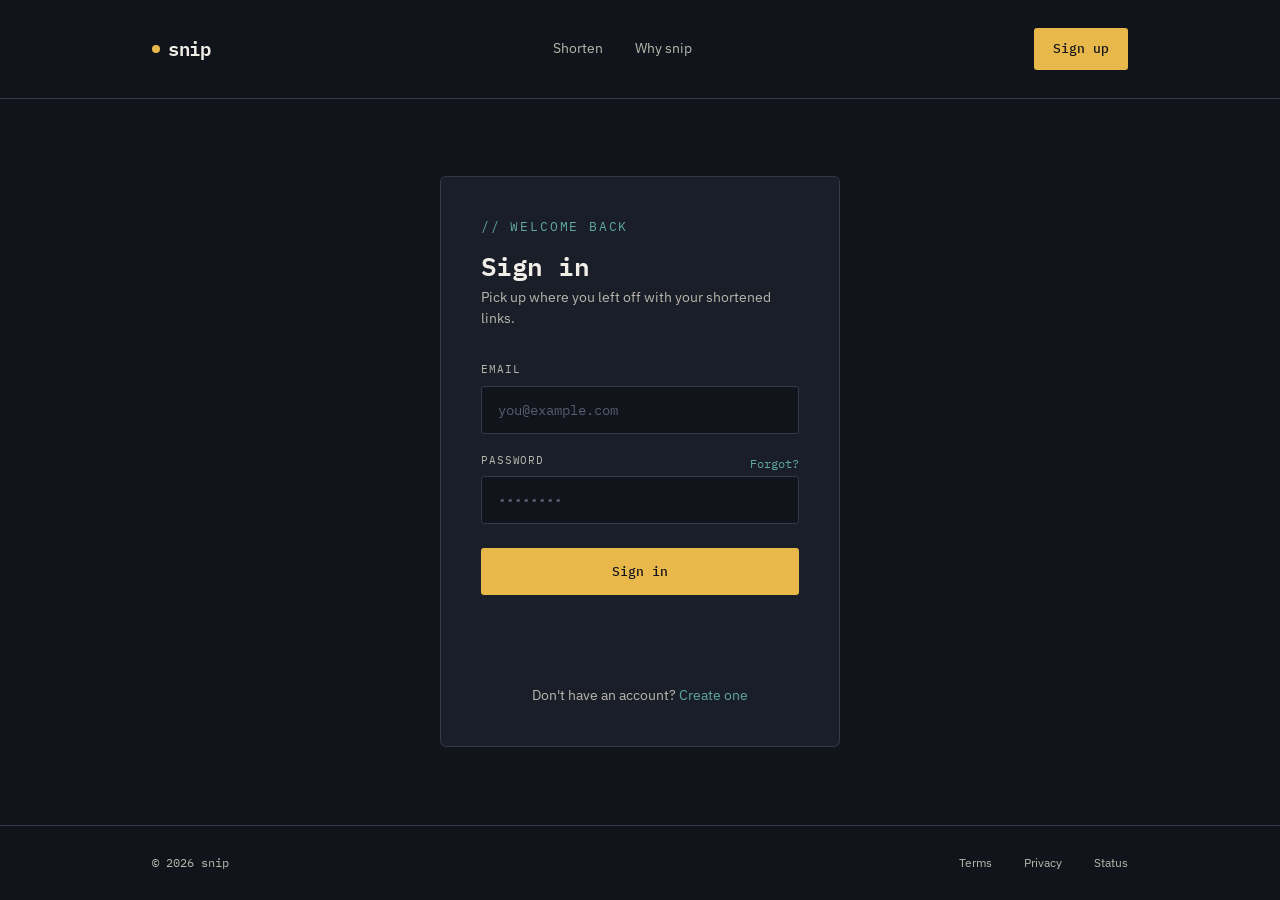
<file: web/login.html>
<!DOCTYPE html>
<html lang="en">
<head>
<meta charset="UTF-8">
<meta name="viewport" content="width=device-width, initial-scale=1.0">
<title>Snip</title>
<link rel="stylesheet" href="./static/style.css?v=20260826-2">
</head>
<body>
  <header>
    <div class="wrap">
      <a class="logo" href="/"><span class="dot"></span>snip</a>
      <nav>
        <a href="/#demo">Shorten</a>
        <a href="/#features">Why snip</a>
      </nav>
      <div class="header-actions">
        <a class="btn btn-primary" href="register">Sign up</a>
      </div>
    </div>
  </header>
 
  <main class="auth-main">
    <div class="auth-card">
      <div class="eyebrow">// welcome back</div>
      <h1>Sign in</h1>
      <p class="auth-sub">Pick up where you left off with your shortened links.</p>
 
      <form id="login-form">
        <div class="field">
          <label for="email">Email</label>
          <input class="shrink-input mono" type="email" id="email" name="email" placeholder="you@example.com" required autocomplete="email">
        </div>
 
        <div class="field">
          <div class="field-row">
            <label for="password">Password</label>
            <a class="link-small mono" href="#">Forgot?</a>
          </div>
          <input class="shrink-input mono" type="password" id="password" name="password" placeholder="••••••••" required autocomplete="current-password">
        </div>
 
        <button class="btn btn-primary" type="submit">Sign in</button>
        <p class="form-success" id="success"></p>
        <p class="form-error" id="error"></p>
      </form>
 
      <p class="auth-switch">Don't have an account? <a href="register">Create one</a></p>
    </div>
  </main>
 
  <footer>
    <div class="wrap">
      <span class="mono">© 2026 snip</span>
      <nav>
        <a href="#">Terms</a>
        <a href="#">Privacy</a>
        <a href="#">Status</a>
      </nav>
    </div>
  </footer>

<script src="./static/app.js?v=20260826-2"></script>

</body>
</html>
</file>
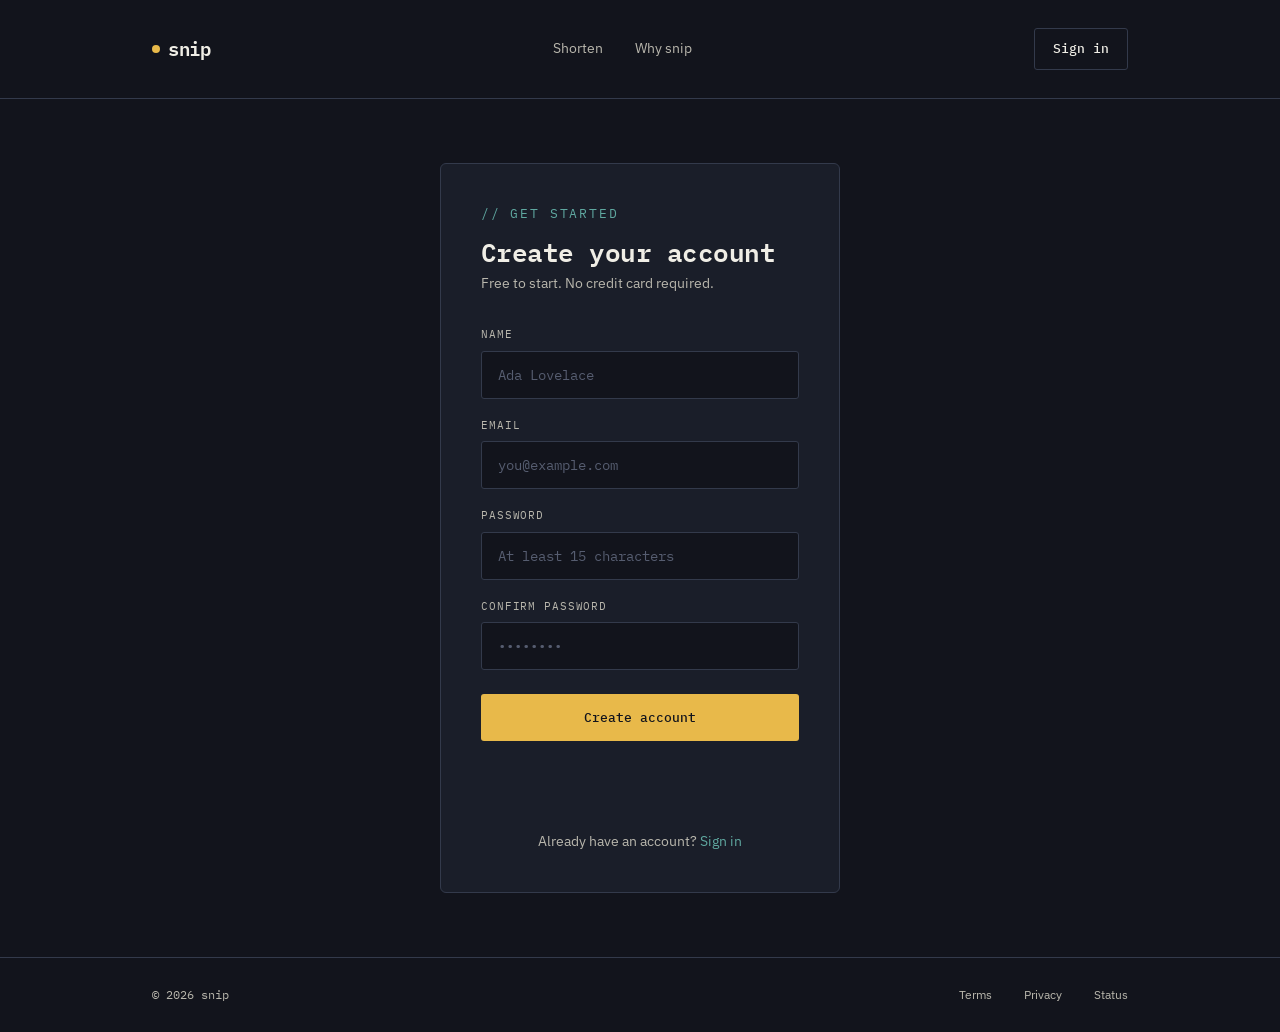
<file: web/register.html>
<!DOCTYPE html>
<html lang="en">
<head>
<meta charset="UTF-8">
<meta name="viewport" content="width=device-width, initial-scale=1.0">
<title>Snip</title>
<link rel="stylesheet" href="./static/style.css?v=20260826-2">
</head>
<body>
  <header>
    <div class="wrap">
      <a class="logo" href="/"><span class="dot"></span>snip</a>
      <nav>
        <a href="/#demo">Shorten</a>
        <a href="/#features">Why snip</a>
      </nav>
      <div class="header-actions">
        <a class="btn btn-ghost" href="login">Sign in</a>
      </div>
    </div>
  </header>
 
  <main class="auth-main">
    <div class="auth-card">
      <div class="eyebrow">// get started</div>
      <h1>Create your account</h1>
      <p class="auth-sub">Free to start. No credit card required.</p>
 
      <form id="register-form">
        <div class="field">
          <label for="name">Name</label>
          <input class="shrink-input mono" type="text" id="name" name="name" placeholder="Ada Lovelace" required autocomplete="name">
        </div>
 
        <div class="field">
          <label for="email">Email</label>
          <input class="shrink-input mono" type="email" id="email" name="email" placeholder="you@example.com" required autocomplete="email">
        </div>
 
        <div class="field">
          <label for="password">Password</label>
          <input class="shrink-input mono" type="password" id="password" name="password" placeholder="At least 15 characters" required minlength="15" autocomplete="new-password">
        </div>
 
        <div class="field">
          <label for="confirm-password">Confirm password</label>
          <input class="shrink-input mono" type="password" id="confirm-password" name="confirm-password" placeholder="••••••••" required minlength="15" autocomplete="new-password">
        </div>
 
        <button class="btn btn-primary" type="submit">Create account</button>
        <p class="form-success" id="success"></p>
        <p class="form-error" id="error"></p>
      </form>
 
      <p class="auth-switch">Already have an account? <a href="login">Sign in</a></p>
    </div>
  </main>
 
  <footer>
    <div class="wrap">
      <span class="mono">© 2026 snip</span>
      <nav>
        <a href="#">Terms</a>
        <a href="#">Privacy</a>
        <a href="#">Status</a>
      </nav>
    </div>
  </footer>

<script src="./static/app.js?v=20260826-2"></script>

</body>
</html>
</file>
<file: web/static/style.css>
@import url('https://fonts.googleapis.com/css2?family=IBM+Plex+Mono:wght@400;500;600&family=IBM+Plex+Sans:wght@400;500;600&display=swap');

:root{
  --ink:        #12141C;
  --surface:    #1A1E29;
  --paper:      #F0EEE6;
  --paper-dim:  #B9B7AD;
  --amber:      #E8B94A;
  --teal:       #5FA8A0;
  --line:       #333A4B;
  --error:      #E2695C;
  --radius:     3px;
}

*{ box-sizing: border-box; margin:0; padding:0; }

html{ scroll-behavior:smooth; }

body{
  background:var(--ink);
  color:var(--paper);
  font-family:'IBM Plex Sans', sans-serif;
  line-height:1.5;
  -webkit-font-smoothing:antialiased;
  min-height:100vh;
  display:flex;
  flex-direction:column;
}

.mono{ font-family:'IBM Plex Mono', monospace; }

a{ color:inherit; text-decoration:none; }

.wrap{
  max-width:1040px;
  margin:0 auto;
  padding:0 32px;
}

/* header */
header{
  padding:28px 0;
  border-bottom:1px solid var(--line);
}

header .wrap{
  display:flex;
  align-items:center;
  justify-content:space-between;
}

.logo{
  font-family:'IBM Plex Mono', monospace;
  font-weight:600;
  font-size:19px;
  letter-spacing:-0.02em;
  display:flex;
  align-items:center;
  gap:8px;
}

.logo .dot{
  width:8px; height:8px;
  background:var(--amber);
  border-radius:50%;
  display:inline-block;
}

nav{ display:flex; gap:32px; }

nav a{
  font-size:14px;
  color:var(--paper-dim);
  transition:color .15s ease;
}
nav a:hover, nav a:focus-visible{ color:var(--paper); }

.header-actions{ display:flex; align-items:center; gap:12px; }

.btn{
  font-family:'IBM Plex Mono', monospace;
  font-size:13px;
  font-weight:500;
  padding:10px 18px;
  border-radius:var(--radius);
  border:1px solid transparent;
  cursor:pointer;
  display:inline-block;
  transition:transform .12s ease, background .15s ease, border-color .15s ease;
}

.btn-primary{
  background:var(--amber);
  color:var(--ink);
}
.btn-primary:hover{ transform:translateY(-1px); }
.btn-primary:active{ transform:translateY(0); }

.btn-ghost{
  background:transparent;
  border-color:var(--line);
  color:var(--paper);
}
.btn-ghost:hover{ border-color:var(--paper-dim); }

/* authenitication header */
.auth-loading{
  width:32px;
  height:32px;
  border:2px solid var(--line);
  border-top-color:var(--amber);
  border-radius:50%;
  animation:spin .7s linear infinite;
}

@keyframes spin{
  to{
    transform:rotate(360deg);
  }
}

.user-menu{
  position:relative;
}

.user-menu-trigger{
  background:var(--surface);
  color:var(--paper);
  border:1px solid var(--line);
  border-radius:6px;
  padding:6px 10px 6px 6px;

  display:flex;
  align-items:center;
  gap:9px;

  cursor:pointer;
  font-family:'IBM Plex Mono', monospace;

  transition:
    border-color .15s ease,
    background .15s ease;
}

.user-menu-trigger:hover{
  border-color:var(--paper-dim);
}

.user-avatar{
  width:30px;
  height:30px;

  display:flex;
  align-items:center;
  justify-content:center;

  border-radius:5px;

  background:var(--amber);
  color:var(--ink);

  font-size:13px;
  font-weight:600;
}

.user-name{
  font-size:13px;
  max-width:130px;

  overflow:hidden;
  text-overflow:ellipsis;
  white-space:nowrap;
}

.user-chevron{
  color:var(--paper-dim);
  font-size:10px;

  transition:transform .15s ease;
}

.user-menu.open .user-chevron{
  transform:rotate(180deg);
}

.user-dropdown{
  position:absolute;
  top:calc(100% + 10px);
  right:0;

  width:240px;

  background:var(--surface);
  border:1px solid var(--line);
  border-radius:6px;

  padding:8px;

  box-shadow:
    0 18px 50px rgba(0,0,0,.35);

  z-index:100;

  opacity:0;
  visibility:hidden;
  transform:translateY(-6px);

  transition:
    opacity .15s ease,
    transform .15s ease,
    visibility .15s ease;
}

.user-menu.open .user-dropdown{
  opacity:1;
  visibility:visible;
  transform:translateY(0);
}

.user-dropdown-header{
  padding:10px 10px 12px;
}

.user-dropdown-name{
  font-size:13px;
  font-weight:600;
  color:var(--paper);
}

.user-dropdown-email{
  margin-top:3px;

  font-family:'IBM Plex Mono', monospace;
  font-size:11px;
  color:var(--paper-dim);

  overflow:hidden;
  text-overflow:ellipsis;
  white-space:nowrap;
}

.user-dropdown-divider{
  height:1px;
  background:var(--line);
  margin:4px 0;
}

.user-dropdown-item{
  width:100%;
  border:0;
  background:transparent;

  color:var(--paper-dim);

  padding:10px;
  border-radius:4px;

  display:flex;
  align-items:center;
  gap:9px;

  font-family:'IBM Plex Mono', monospace;
  font-size:12px;

  cursor:pointer;
  text-align:left;
}

.user-dropdown-item:hover{
  background:var(--ink);
  color:var(--paper);
}

.user-dropdown-item.logout{
  color:var(--error);
}

.user-dropdown-item.logout:hover{
  background:rgba(226,105,92,.08);
}

@media (max-width:760px){
  .user-name{
    display:none;
  }

  .user-menu-trigger{
    padding-right:7px;
  }

  .user-dropdown{
    width:220px;
  }
}

/* Dashboard */

.dashboard-main{
  flex:1;
  padding:72px 0 96px;
}

.dashboard-heading{
  display:flex;
  justify-content:space-between;
  align-items:flex-end;
  gap:32px;
  margin-bottom:42px;
}

.dashboard-heading h1{
  font-size:38px;
  margin-bottom:10px;
}

.dashboard-heading .eyebrow{
  margin-bottom:12px;
}

.dashboard-subtitle{
  color:var(--paper-dim);
  font-size:15px;
}


/* summary */

.dashboard-summary{
  display:flex;
  gap:1px;

  margin-bottom:24px;

  background:var(--line);
  border:1px solid var(--line);
  border-radius:6px;

  overflow:hidden;
}

.dashboard-summary[hidden]{
  display:none;
}

.dashboard-stat{
  flex:1;

  background:var(--surface);

  padding:22px 24px;

  display:flex;
  flex-direction:column;
  gap:3px;
}

.dashboard-stat-value{
  font-family:'IBM Plex Mono', monospace;
  font-size:24px;
  font-weight:600;
}

.dashboard-stat-label{
  color:var(--paper-dim);
  font-size:12px;
}


/* links */

.links-list{
  display:flex;
  flex-direction:column;
  gap:10px;
}

.links-list[hidden]{
  display:none;
}

.link-card{
  background:var(--surface);

  border:1px solid var(--line);
  border-radius:6px;

  padding:20px 22px;

  display:flex;
  align-items:center;
  justify-content:space-between;

  gap:24px;

  transition:
    border-color .15s ease,
    transform .15s ease;
}

.link-card:hover{
  border-color:#4A5267;
  transform:translateY(-1px);
}

.link-card-main{
  min-width:0;
  flex:1;

  display:flex;
  flex-direction:column;

  gap:5px;
}

.link-short-url{
  width:fit-content;

  font-family:'IBM Plex Mono', monospace;
  font-size:14px;
  font-weight:500;

  color:var(--teal);
}

.link-short-url:hover{
  text-decoration:underline;
}

.link-target-url{
  color:var(--paper-dim);

  font-size:13px;

  overflow:hidden;
  text-overflow:ellipsis;
  white-space:nowrap;

  max-width:620px;
}

.link-target-url:hover{
  color:var(--paper);
}

.link-card-meta{
  display:flex;
  align-items:center;

  gap:24px;

  flex-shrink:0;
}

.link-clicks{
  min-width:72px;

  display:flex;
  flex-direction:column;

  text-align:right;
}

.link-clicks strong{
  font-family:'IBM Plex Mono', monospace;
  font-size:14px;
}

.link-clicks span{
  color:var(--paper-dim);
  font-size:11px;
}

.link-date{
  color:var(--paper-dim);

  font-family:'IBM Plex Mono', monospace;
  font-size:11px;

  white-space:nowrap;
}


/* loading */

.links-loading{
  padding:64px 0;

  text-align:center;

  color:var(--paper-dim);

  font-family:'IBM Plex Mono', monospace;
  font-size:13px;
}


/* empty state */

.links-empty{
  padding:72px 32px;

  background:var(--surface);

  border:1px dashed var(--line);
  border-radius:6px;

  text-align:center;
}

.links-empty[hidden]{
  display:none;
}

.empty-icon{
  width:42px;
  height:42px;

  margin:0 auto 20px;

  display:flex;
  align-items:center;
  justify-content:center;

  background:var(--ink);

  border:1px solid var(--line);
  border-radius:50%;

  color:var(--amber);

  font-family:'IBM Plex Mono', monospace;
  font-size:18px;
}

.links-empty h2{
  font-size:21px;
  margin-bottom:8px;
}

.links-empty p{
  color:var(--paper-dim);

  font-size:14px;

  margin-bottom:24px;
}


/* responsive */

@media (max-width:760px){

  .dashboard-main{
    padding-top:48px;
  }

  .dashboard-heading{
    align-items:flex-start;
    flex-direction:column;
  }

  .dashboard-heading .btn{
    width:100%;
    text-align:center;
  }

  .dashboard-summary{
    flex-direction:column;
  }

  .link-card{
    align-items:flex-start;
    flex-direction:column;
  }

  .link-card-main{
    width:100%;
  }

  .link-target-url{
    max-width:100%;
  }

  .link-card-meta{
    width:100%;

    justify-content:space-between;

    gap:12px;
  }

  .link-clicks{
    text-align:left;
  }
}

.link-actions{
  display:flex;
  align-items:center;
  gap:8px;
}

.btn-danger{
  background:transparent;
  border-color:rgba(226,105,92,.35);
  color:var(--error);
}

.btn-danger:hover{
  background:rgba(226,105,92,.08);
  border-color:var(--error);
}

.btn:disabled{
  opacity:.55;
  cursor:not-allowed;
  transform:none;
}

@media (max-width:760px){
  .link-actions{
    margin-left:auto;
  }
}

/* hero */
.hero{
  padding:96px 0 72px;
}

.eyebrow{
  font-family:'IBM Plex Mono', monospace;
  font-size:13px;
  color:var(--teal);
  text-transform:uppercase;
  letter-spacing:.14em;
  margin-bottom:20px;
}

h1{
  font-family:'IBM Plex Mono', monospace;
  font-weight:600;
  font-size:clamp(36px, 5.4vw, 60px);
  line-height:1.08;
  letter-spacing:-0.02em;
  max-width:16ch;
  margin-bottom:22px;
}

h1 em{
  font-style:normal;
  color:var(--amber);
}

.lede{
  font-size:17px;
  color:var(--paper-dim);
  max-width:46ch;
  margin-bottom:44px;
}

/* the shrink demo */

.shrink-demo{
  background:var(--surface);
  border:1px solid var(--line);
  border-radius:6px;
  padding:28px;
  max-width:640px;
}

.shrink-row{
  display:flex;
  gap:10px;
}

.shrink-input{
  flex:1;
  background:var(--ink);
  border:1px solid var(--line);
  border-radius:var(--radius);
  padding:14px 16px;
  color:var(--paper);
  font-family:'IBM Plex Mono', monospace;
  font-size:14px;
  min-width:0;
  width:100%;
}
.shrink-input:focus{ outline:none; border-color:var(--amber); }
.shrink-input::placeholder{ color:#565D70; }

.shrink-demo .btn{ flex-shrink:0; }

/* the coil - visually ties a long wavy line into a tight little knot */
.coil{
  display:block;
  width:100%;
  height:46px;
  margin:22px 0 20px;
}
.coil path{
  fill:none;
  stroke:var(--line);
  stroke-width:1.5;
}
.coil .tight{
  stroke:var(--teal);
}

.result-row{
  display:flex;
  align-items:center;
  justify-content:space-between;
  gap:12px;
  font-family:'IBM Plex Mono', monospace;
  font-size:14px;
}
.result-row[hidden]{ display:none; }

.result-link{ color:var(--teal); }
.copy-hint{
  color:var(--paper-dim);
  font-size:12px;
}
.copy-hint.copied{ color:var(--amber); }

.form-error{
  font-family:'IBM Plex Mono', monospace;
  font-size:13px;
  color:var(--error);
  min-height:18px;
  margin-top:14px;
}

.form-success{
  font-family:'IBM Plex Mono', monospace;
  font-size:13px;
  color:var(--teal);
  min-height:18px;
  margin-top:14px;
}

/* stats strip */
.stats{
  border-top:1px solid var(--line);
  border-bottom:1px solid var(--line);
  padding:36px 0;
}
.stats .wrap{
  display:flex;
  gap:56px;
  flex-wrap:wrap;
}
.stat-num{
  font-family:'IBM Plex Mono', monospace;
  font-size:26px;
  font-weight:600;
  color:var(--paper);
}
.stat-label{
  font-size:13px;
  color:var(--paper-dim);
  margin-top:4px;
}

/* features */
.features{ padding:96px 0; }

.section-head{ margin-bottom:56px; max-width:52ch; }

.section-eyebrow{
  font-family:'IBM Plex Mono', monospace;
  font-size:13px;
  color:var(--teal);
  text-transform:uppercase;
  letter-spacing:.14em;
  margin-bottom:14px;
}

h2{
  font-family:'IBM Plex Mono', monospace;
  font-weight:600;
  font-size:30px;
  letter-spacing:-0.01em;
}

.feature-grid{
  display:grid;
  grid-template-columns:repeat(3, 1fr);
  gap:1px;
  background:var(--line);
  border:1px solid var(--line);
}

.feature{
  background:var(--ink);
  padding:32px 28px;
}

.feature-icon{
  width:34px; height:34px;
  margin-bottom:22px;
}
.feature-icon svg{ width:100%; height:100%; }
.feature-icon path, .feature-icon circle, .feature-icon line{
  stroke:var(--amber);
  stroke-width:1.6;
  fill:none;
}

.feature h3{
  font-family:'IBM Plex Mono', monospace;
  font-size:16px;
  font-weight:600;
  margin-bottom:10px;
}

.feature p{
  font-size:14px;
  color:var(--paper-dim);
}

/* cta */
.cta{
  padding:88px 0 104px;
  text-align:center;
}

.cta h2{ margin-bottom:16px; }

.cta p{
  color:var(--paper-dim);
  font-size:15px;
  margin-bottom:32px;
}

/* auth pages (login / register) */
.auth-main{
  flex:1;
  display:flex;
  align-items:center;
  justify-content:center;
  padding:64px 24px;
}

.auth-card{
  background:var(--surface);
  border:1px solid var(--line);
  border-radius:6px;
  padding:40px;
  max-width:400px;
  width:100%;
}

.auth-card .eyebrow{ margin-bottom:14px; }

.auth-card h1{
  font-size:26px;
  max-width:none;
  margin-bottom:8px;
}

.auth-sub{
  color:var(--paper-dim);
  font-size:14px;
  margin-bottom:32px;
}

.field{ margin-bottom:18px; }

.field label{
  display:block;
  font-family:'IBM Plex Mono', monospace;
  font-size:11px;
  color:var(--paper-dim);
  text-transform:uppercase;
  letter-spacing:.08em;
  margin-bottom:8px;
}

.field-row{
  display:flex;
  justify-content:space-between;
  align-items:center;
}

.field-row .link-small{
  font-size:12px;
  color:var(--teal);
}
.field-row .link-small:hover{ text-decoration:underline; }

.auth-card .btn-primary{
  width:100%;
  padding:14px;
  margin-top:6px;
}

.auth-switch{
  margin-top:26px;
  text-align:center;
  font-size:14px;
  color:var(--paper-dim);
}
.auth-switch a{
  color:var(--teal);
}
.auth-switch a:hover{ text-decoration:underline; }

.auth-divider{
  display:flex;
  align-items:center;
  gap:12px;
  margin:26px 0;
  color:var(--paper-dim);
  font-size:12px;
}
.auth-divider::before,
.auth-divider::after{
  content:"";
  flex:1;
  height:1px;
  background:var(--line);
}

/* footer */
footer{
  border-top:1px solid var(--line);
  padding:28px 0;
}
footer .wrap{
  display:flex;
  justify-content:space-between;
  align-items:center;
  flex-wrap:wrap;
  gap:12px;
}
footer .mono{ font-size:12px; color:var(--paper-dim); }
footer nav a{ font-size:12px; }

/* responsive */

@media (max-width:760px){
  nav{ display:none; }
  .feature-grid{ grid-template-columns:1fr; }
  .shrink-row{ flex-direction:column; }
  .stats .wrap{ gap:32px; }
  h1{ max-width:none; }
  .auth-card{ padding:28px; }
}

@media (prefers-reduced-motion: reduce){
  *{ transition:none !important; scroll-behavior:auto !important; }
}

:focus-visible{
  outline:2px solid var(--amber);
  outline-offset:2px;
}
</file>
